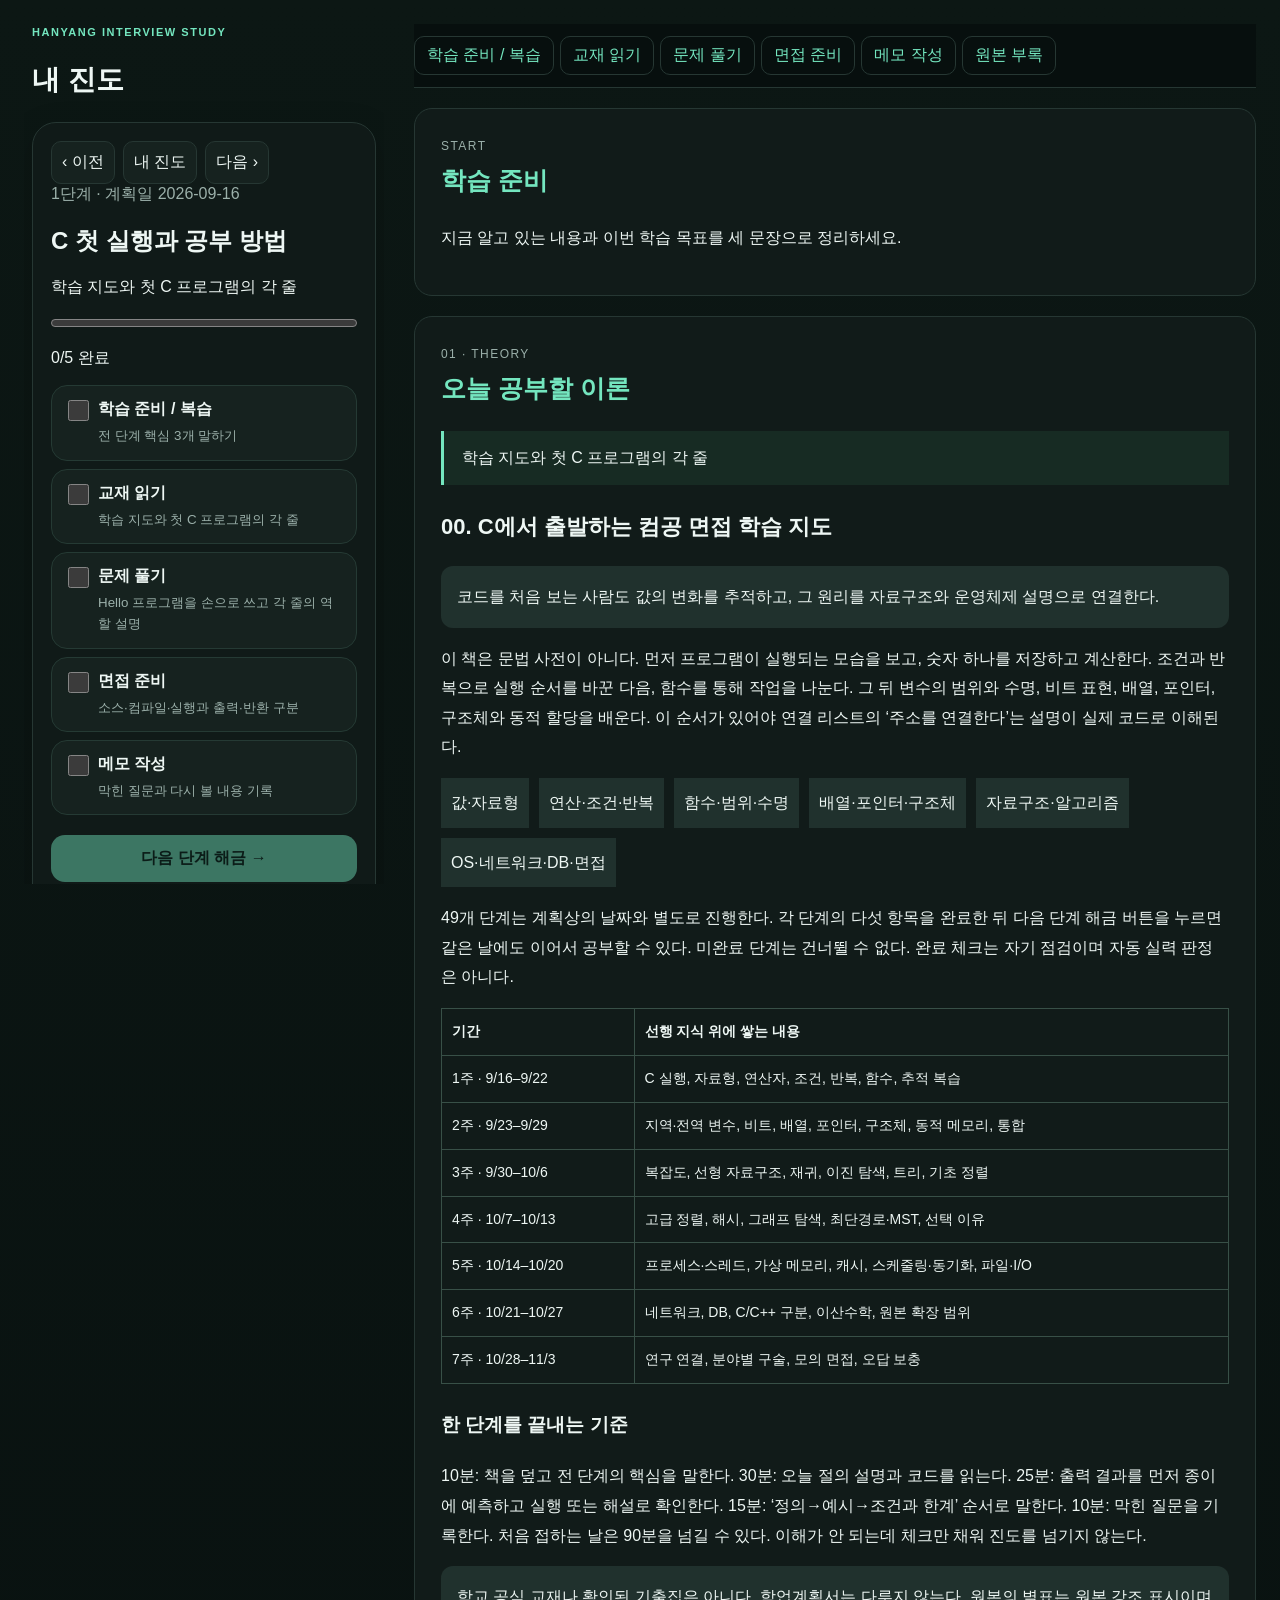
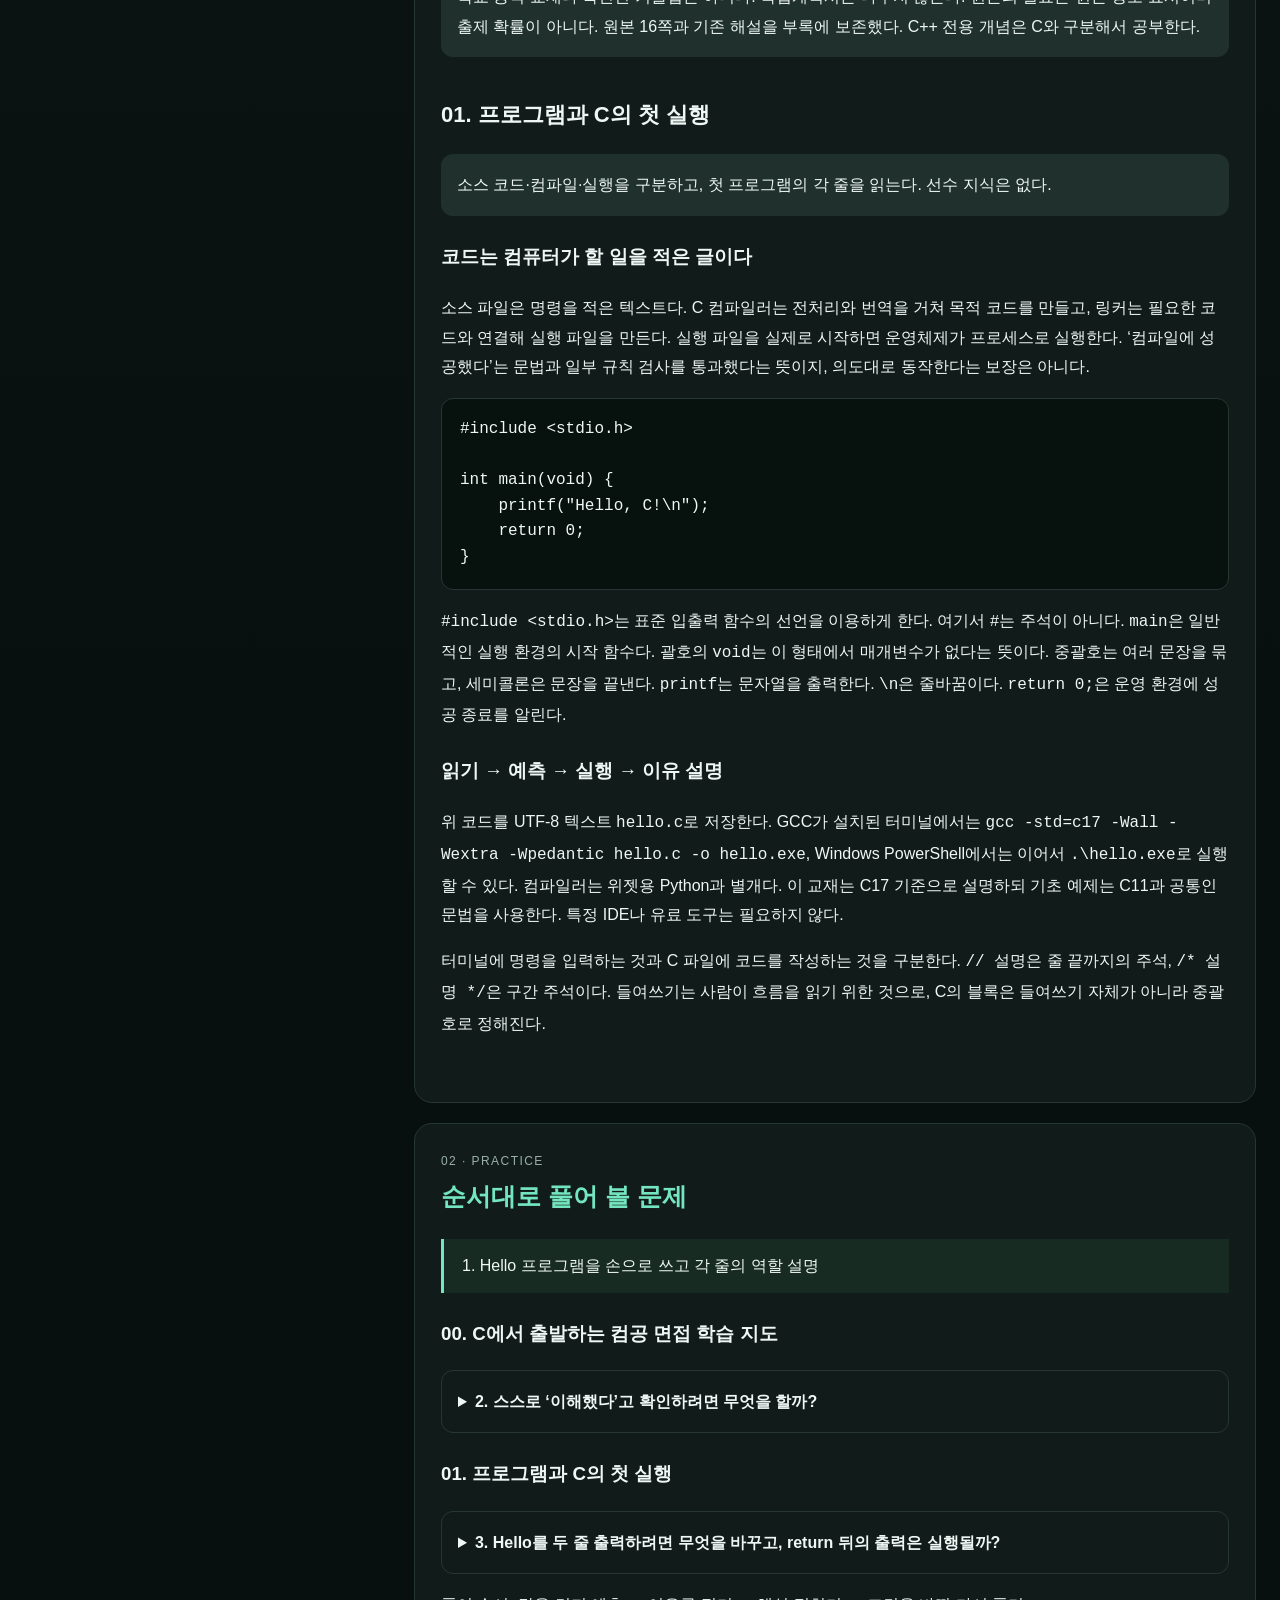
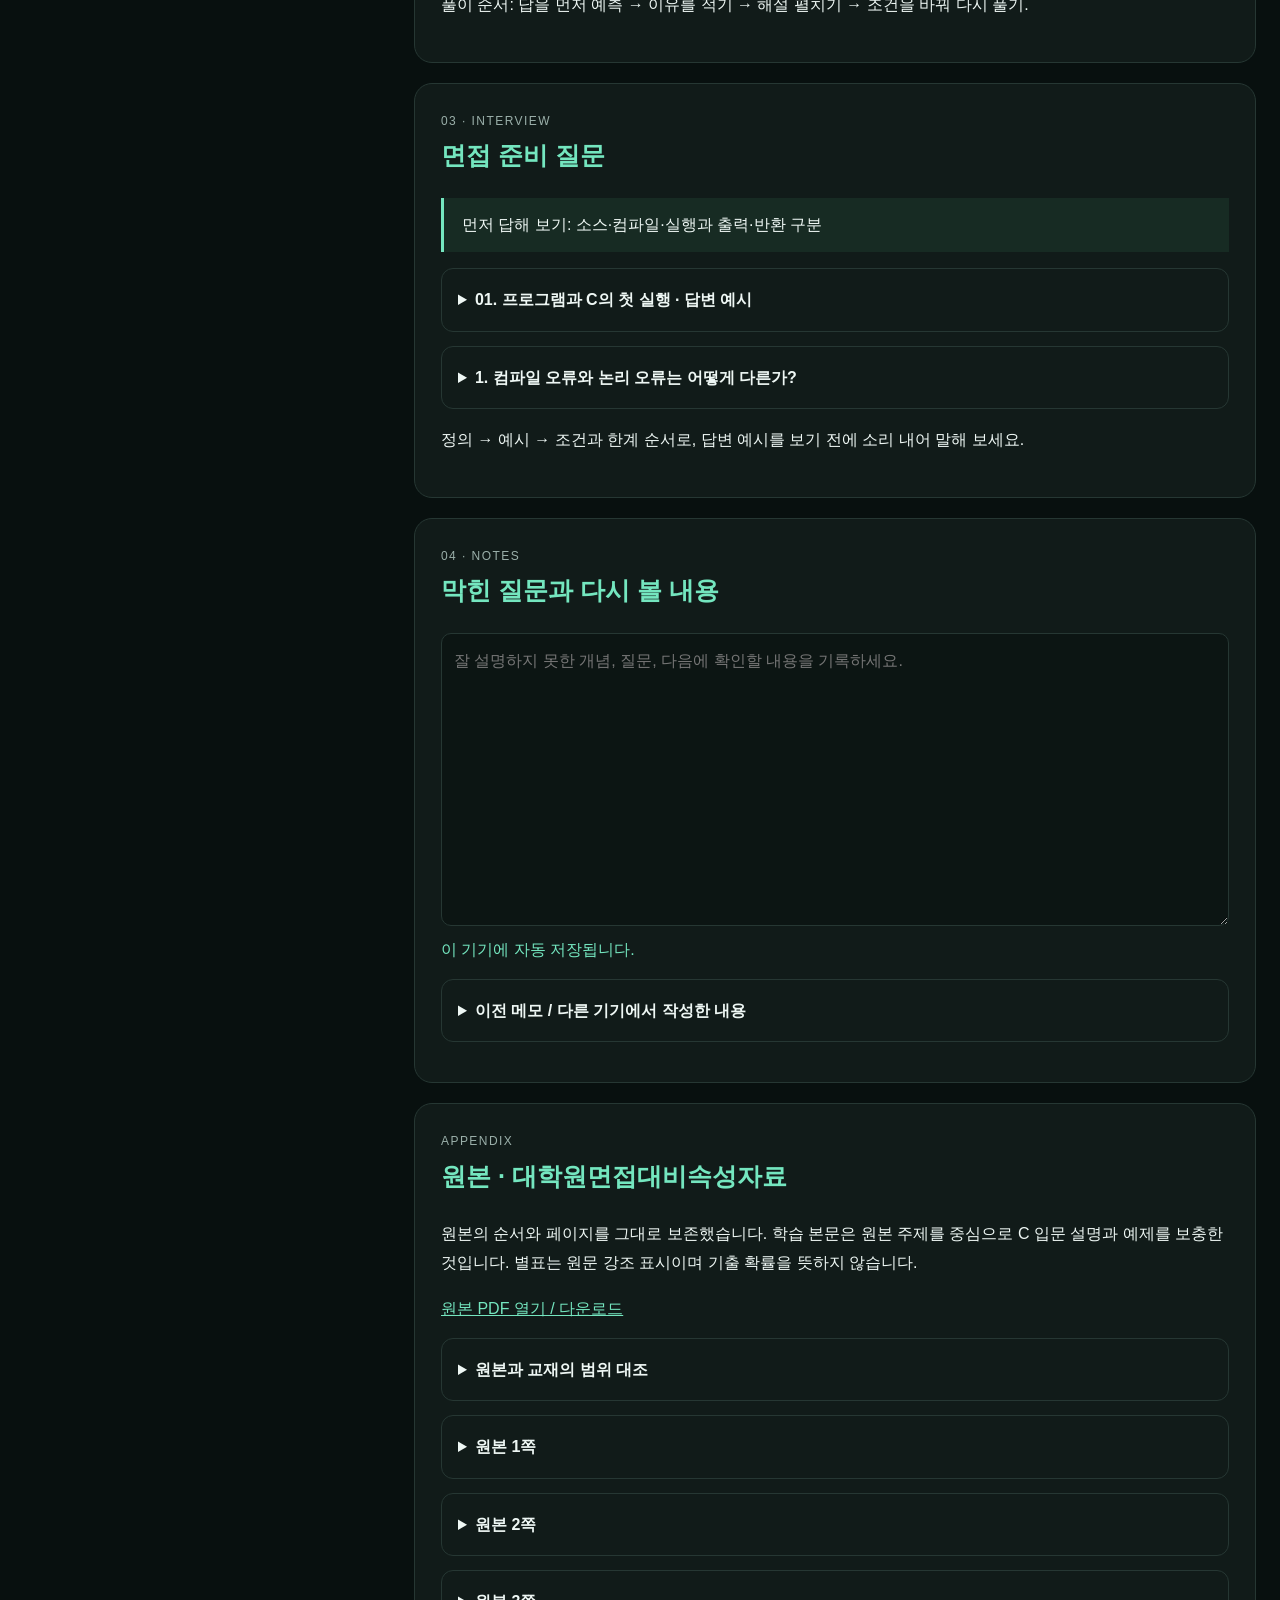
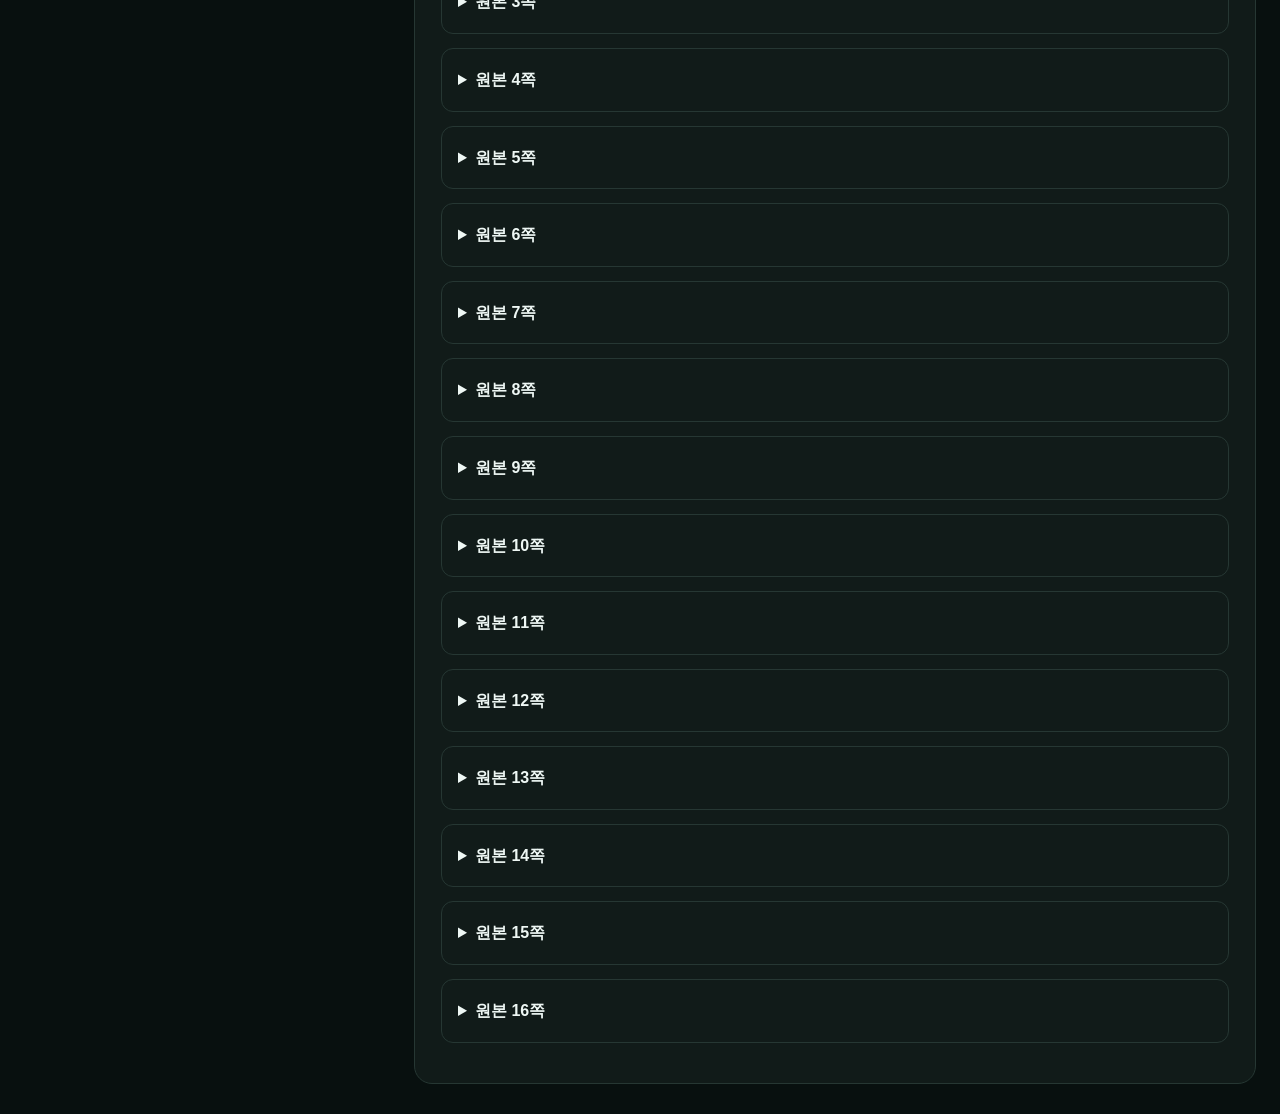
<file: index.html>
<!doctype html><html lang="ko"><head><meta charset="utf-8"><meta name="viewport" content="width=device-width,initial-scale=1"><meta name="theme-color" content="#08100f"><link rel="manifest" href="manifest.webmanifest"><link rel="stylesheet" href="styles.css"><link rel="stylesheet" href="reader.css"><title>한양대 면접 공부</title></head><body>
<main class="workspace"><aside id="widget"><header><p class="eyebrow">HANYANG INTERVIEW STUDY</p><h1>내 진도</h1></header>
<div class="card"><nav class="actions"><button id="prev">‹ 이전</button><button id="current">내 진도</button><button id="next">다음 ›</button></nav><p id="stageLabel" class="muted"></p><h2 id="title">불러오는 중…</h2><p id="scope"></p><progress id="progress" max="5" value="0"></progress><p id="count"></p><div id="tasks"></div><button id="unlock" class="primary">다음 단계 해금 →</button><p id="gate" class="muted"></p></div>
<details class="card"><summary>기기 간 동기화 · 설정</summary><p id="syncStatus" role="status">이 기기에 저장됨</p><label>비공개 저장소<input id="repo" value="seung-ddak/Hanyang" readonly></label><label id="tokenLabel">GitHub 접근 토큰<input id="token" type="password" autocomplete="off" placeholder="이 탭에서만 사용"></label><p id="tokenHelp" class="muted">이 저장소의 Contents 읽기·쓰기 권한이 있는 fine-grained 토큰을 입력하세요. 토큰은 파일이나 저장소에 저장하지 않습니다.</p><button id="sync" class="primary">연결하고 동기화</button><button id="disconnect">연결 해제</button><label>학습 시작일<input id="start" type="date"></label><label>면접일<input id="exam" type="date"></label><button id="export">기록 백업 다운로드</button><label>백업 가져오기<input id="import" type="file" accept="application/json"></label><p>날짜는 계획상의 일정입니다. 이전 단계 완료 후 해금 버튼으로 진행합니다.</p></details><p id="status" role="status"></p></aside><article id="reader"><div class="card">교재를 불러오는 중입니다.</div></article></main><script src="progress.js"></script><script src="lesson_scope.js"></script><script src="app.js"></script></body></html>
</file>
<file: styles.css>
:root{
  color-scheme:dark;
  --bg:#08100f;--panel:#111b19;--panel2:#16221f;--text:#eef7f4;--muted:#9bb0aa;
  --accent:#74e6bf;--accent2:#a2f3d7;--danger:#ff8585;--line:#263733;--amber:#e8bd68;
}
*{box-sizing:border-box}html{background:var(--bg)}body{margin:0;background:linear-gradient(180deg,#0c1714 0,#08100f 42%);color:var(--text);font-family:-apple-system,BlinkMacSystemFont,"SF Pro Display","Apple SD Gothic Neo",Pretendard,sans-serif;min-height:100vh}
button,a,input,textarea{font:inherit}.shell{width:min(760px,100%);margin:0 auto;padding:calc(env(safe-area-inset-top) + 18px) 16px calc(env(safe-area-inset-bottom) + 40px)}
.topbar{display:flex;justify-content:space-between;align-items:center;padding:6px 2px 16px}.eyebrow{font-size:11px;letter-spacing:.14em;color:var(--accent);font-weight:700;margin:0 0 4px}.topbar h1{font-size:30px;margin:0;letter-spacing:-.03em}.icon-btn,.ghost{border:1px solid var(--line);background:var(--panel);color:var(--text);border-radius:14px;min-width:42px;height:42px}.icon-btn{font-size:24px}.card{background:rgba(17,27,25,.94);border:1px solid var(--line);border-radius:24px;padding:18px;margin-bottom:14px;box-shadow:0 10px 32px rgba(0,0,0,.18)}
.hero{background:linear-gradient(145deg,#14251f,#101917 64%)}.hero-row{display:flex;justify-content:space-between;gap:16px;align-items:flex-start}.hero h2{font-size:24px;letter-spacing:-.03em;margin:4px 0 8px}.muted{color:var(--muted);margin:0}.small{font-size:12px}.ring{--p:0deg;width:72px;height:72px;border-radius:50%;display:grid;place-items:center;flex:0 0 auto;background:conic-gradient(var(--accent) var(--p),#24342f 0);position:relative}.ring:after{content:"";position:absolute;inset:7px;background:#12201c;border-radius:50%}.ring span{z-index:1;font-size:14px;font-weight:800}.progress-track{height:7px;background:#24342f;border-radius:99px;overflow:hidden;margin:18px 0 14px}.progress-fill{width:0;height:100%;background:linear-gradient(90deg,var(--accent),var(--accent2));border-radius:99px;transition:width .25s ease}.hero-actions,.resource-grid{display:grid;grid-template-columns:1fr 1fr;gap:10px}.resource-grid{grid-template-columns:repeat(3,1fr)}
.primary,.secondary,.danger,.link-btn{border:0;border-radius:14px;padding:13px 14px;font-weight:750;text-align:center;text-decoration:none;cursor:pointer}.primary{background:var(--accent);color:#082019}.secondary,.link-btn{background:#20312d;color:var(--text);border:1px solid #30453f}.danger{background:#3a2020;color:#ffb9b9;border:1px solid #613030;width:100%;margin-top:8px}.section-head{display:flex;justify-content:space-between;align-items:center;gap:12px;margin-bottom:12px}.section-head h3{margin:0;font-size:17px}.pill{border-radius:99px;background:#20342e;color:var(--accent2);font-weight:700;font-size:12px;padding:5px 9px}.task-list{display:grid;gap:9px}.task{display:grid;grid-template-columns:28px 1fr auto;gap:10px;align-items:flex-start;padding:13px 12px;background:var(--panel2);border:1px solid #253a34;border-radius:16px}.task input{width:21px;height:21px;accent-color:var(--accent);margin-top:1px}.task-title{font-weight:700;line-height:1.35}.task-meta{font-size:12px;color:var(--muted);margin-top:4px;line-height:1.4}.minutes{font-size:12px;color:var(--accent);white-space:nowrap}.task.done{opacity:.58}.task.done .task-title{text-decoration:line-through}.task.locked{opacity:.5}.compact-list{display:grid;gap:8px}.compact-item{display:flex;gap:8px;align-items:center;font-size:13px;color:var(--muted)}textarea,input[type=date]{width:100%;background:#0c1513;color:var(--text);border:1px solid var(--line);border-radius:14px;padding:12px;outline:none}textarea:focus,input:focus{border-color:#4a7d6f}textarea{resize:vertical}.settings-card label{display:grid;gap:7px;font-size:13px;color:var(--muted);margin:12px 0}.toggle-row{grid-template-columns:auto 1fr!important;align-items:center}.toggle-row input{width:20px;height:20px;accent-color:var(--accent)}
.calendar-head{justify-content:center}.calendar-head h3{min-width:160px;text-align:center}.weekday-row,.calendar-grid{display:grid;grid-template-columns:repeat(7,1fr);gap:5px}.weekday-row span{text-align:center;color:var(--muted);font-size:11px;padding:4px}.day{aspect-ratio:1;border-radius:12px;border:1px solid transparent;background:#101916;color:var(--text);padding:4px;display:flex;flex-direction:column;align-items:center;justify-content:center;gap:2px}.day .num{font-size:13px}.day .mini{font-size:9px;color:var(--muted)}.day.today{border-color:var(--accent)}.day.complete{background:#16372e;color:#c8ffe9}.day.partial{background:#382f1b}.day.missed{background:#3a2020}.day.locked{background:#141816;color:#65716e}.day.out{opacity:.18}.legend{font-size:11px;color:var(--muted);display:flex;gap:5px;align-items:center;flex-wrap:wrap}.dot{width:8px;height:8px;border-radius:50%;display:inline-block;margin-left:6px}.dot.complete{background:#2b8a6c}.dot.partial{background:#9b772b}.dot.missed{background:#954343}.dot.locked{background:#47514e}.hidden{display:none!important}footer{text-align:center;color:#62736e;font-size:11px;padding:10px 0}dialog{border:0;background:transparent;color:var(--text);width:min(600px,calc(100% - 24px));padding:0}dialog::backdrop{background:rgba(0,0,0,.68);backdrop-filter:blur(3px)}.modal-card{background:#111b19;border:1px solid var(--line);border-radius:22px;padding:18px;max-height:80vh;overflow:auto}.modal-card p,.modal-card li{color:#bdcbc7;line-height:1.65}.modal-card ol{padding-left:20px}
@media(max-width:520px){.resource-grid{grid-template-columns:1fr}.hero-actions{grid-template-columns:1fr}.hero-row{align-items:center}.ring{width:64px;height:64px}.card{border-radius:20px;padding:15px}}
</file>
<file: reader.css>
.workspace{display:grid;grid-template-columns:360px minmax(0,860px);gap:30px;max-width:1320px;margin:auto;padding:24px}#widget{align-self:start;position:sticky;top:20px;max-height:calc(100vh - 40px);overflow:auto;padding:2px 8px}h1{font-size:28px}button{cursor:pointer;padding:10px;border:1px solid var(--line);border-radius:10px;background:var(--panel2);color:var(--text)}button:disabled{opacity:.45;cursor:not-allowed}button:focus-visible,a:focus-visible,textarea:focus{outline:2px solid var(--accent);outline-offset:3px}.actions{display:flex;gap:8px;flex-wrap:wrap}label{display:block;margin:12px 0}input:not([type=checkbox]),textarea{width:100%;padding:12px;background:#0c1513;color:var(--text);border:1px solid var(--line);border-radius:10px}progress{width:100%;accent-color:var(--accent)}.task-button{text-align:left;background:transparent;border:0;padding:0;font-weight:700}.task{grid-template-columns:24px 1fr;margin:8px 0}.task small{display:block;color:var(--muted);line-height:1.6;margin-top:5px}#unlock{width:100%;margin-top:12px}.reader-nav{position:sticky;top:0;z-index:3;display:flex;gap:6px;flex-wrap:wrap;background:#08100ff5;padding:12px 0;border-bottom:1px solid var(--line)}.reader-nav a{color:var(--accent);padding:8px 12px;border:1px solid var(--line);border-radius:10px;text-decoration:none}.study-part{scroll-margin-top:100px;padding:26px;background:var(--panel);border:1px solid var(--line);border-radius:18px;margin:20px 0;line-height:1.85}.study-part>h2{color:var(--accent);font-size:25px;margin:0 0 20px}.study-part h3{margin-top:24px}.study-part .lesson{padding:0;margin:22px 0 38px}.study-part .lesson>h2{font-size:22px}.study-part pre{background:#07110e;border:1px solid var(--line);padding:18px;overflow:auto;border-radius:12px;line-height:1.6}.study-part code{font-family:Consolas,monospace}.study-part table{border-collapse:collapse;width:100%;font-size:14px}.study-part td,.study-part th{padding:10px;border:1px solid #385047;text-align:left}.table-wrap{overflow:auto}.study-part details{border:1px solid var(--line);padding:16px;border-radius:12px;margin:14px 0}.study-part summary{cursor:pointer;font-weight:700}.study-part .answer,.study-part .warning,.study-part .goal{background:#20312d;padding:16px;border-radius:12px}.study-part .flow{display:flex;gap:10px;flex-wrap:wrap}.study-part .flow span{background:#20312d;padding:10px}.study-part img,.study-part svg{max-width:100%;height:auto}.study-part a{color:var(--accent)}.study-part li{margin:8px 0}.part-number{display:block;font-size:12px;letter-spacing:.12em;color:var(--muted)}.prompt{border-left:3px solid var(--accent);padding:12px 18px;background:#172b23}.appendix-page{background:white;border-radius:8px;margin:16px 0;width:100%}#noteSave{color:var(--accent)}#status{color:var(--amber);line-height:1.6}.locked-page{text-align:center;padding:60px 25px}@media(max-width:850px){.workspace{display:block;padding:12px}#widget{position:static;max-height:none}#reader{margin-top:20px}.study-part{padding:18px}.reader-nav a{font-size:13px;padding:7px}.study-part>h2{font-size:23px}}
</file>
